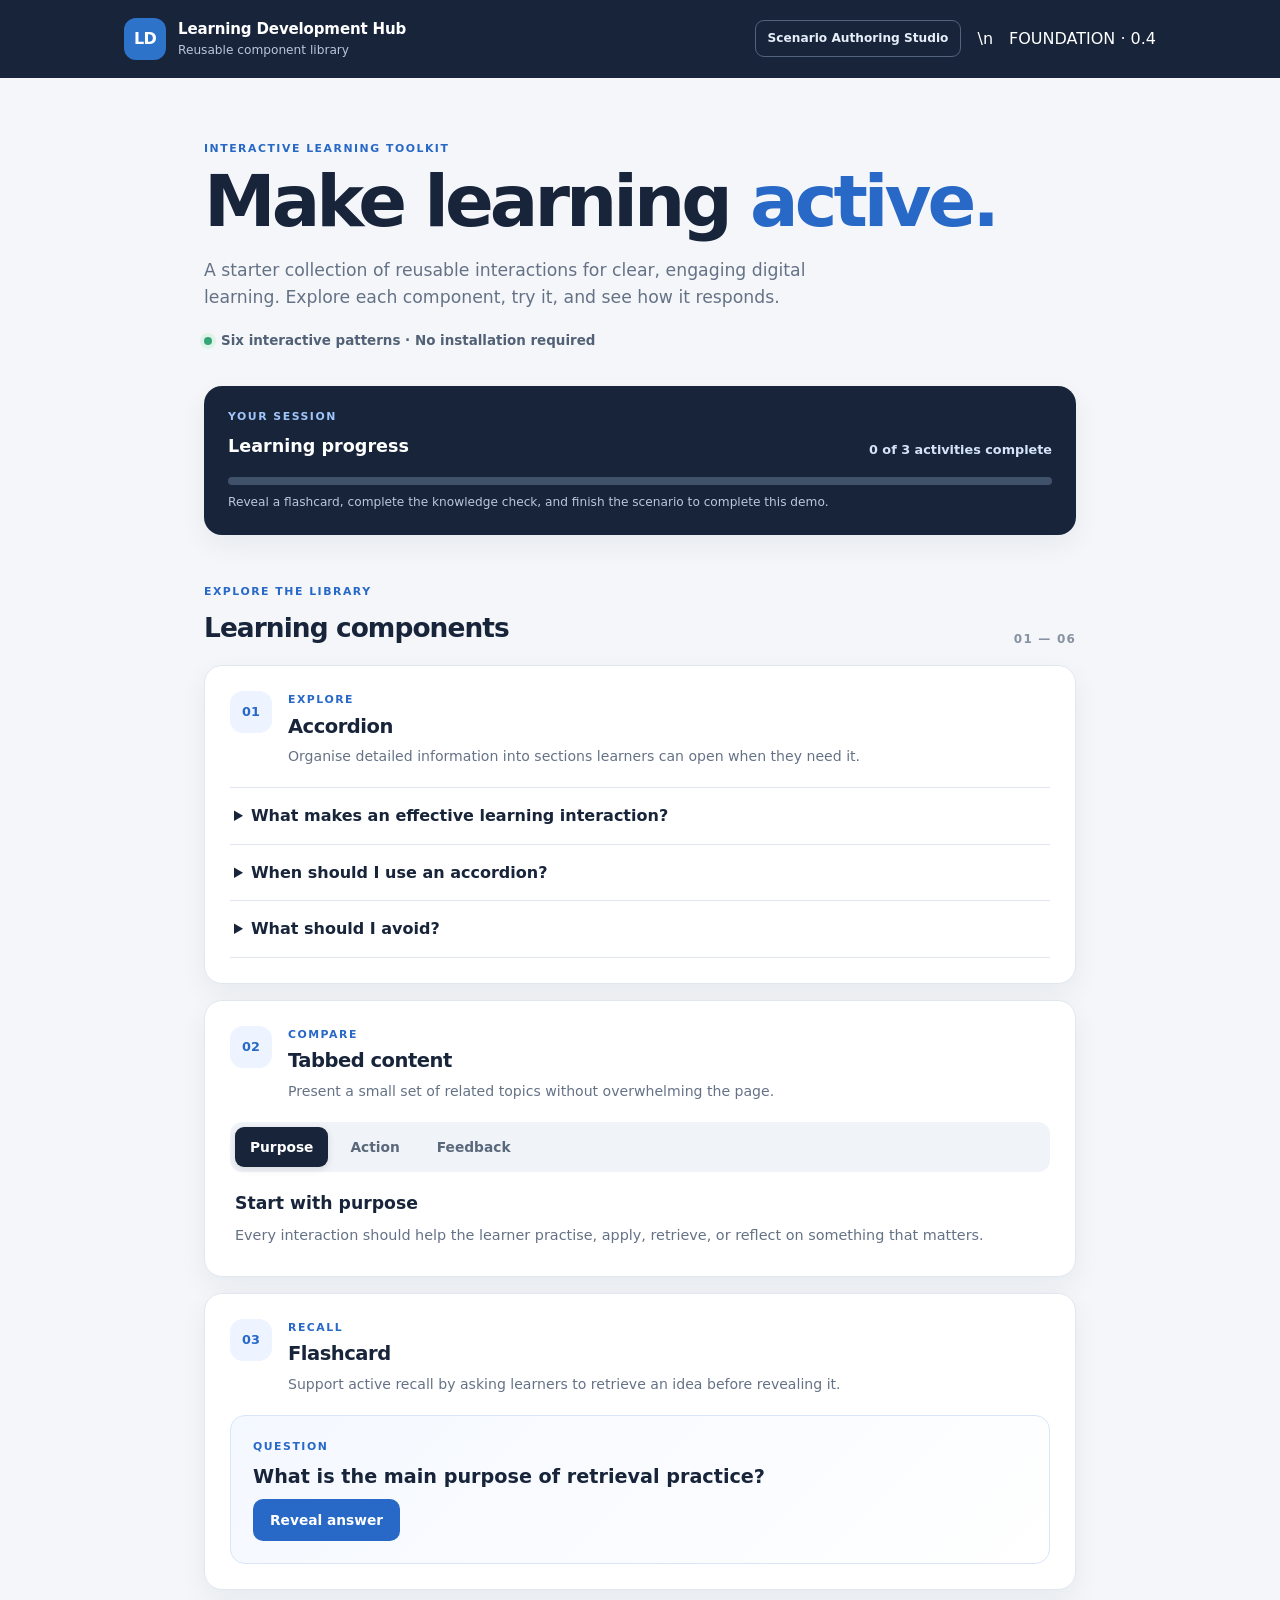
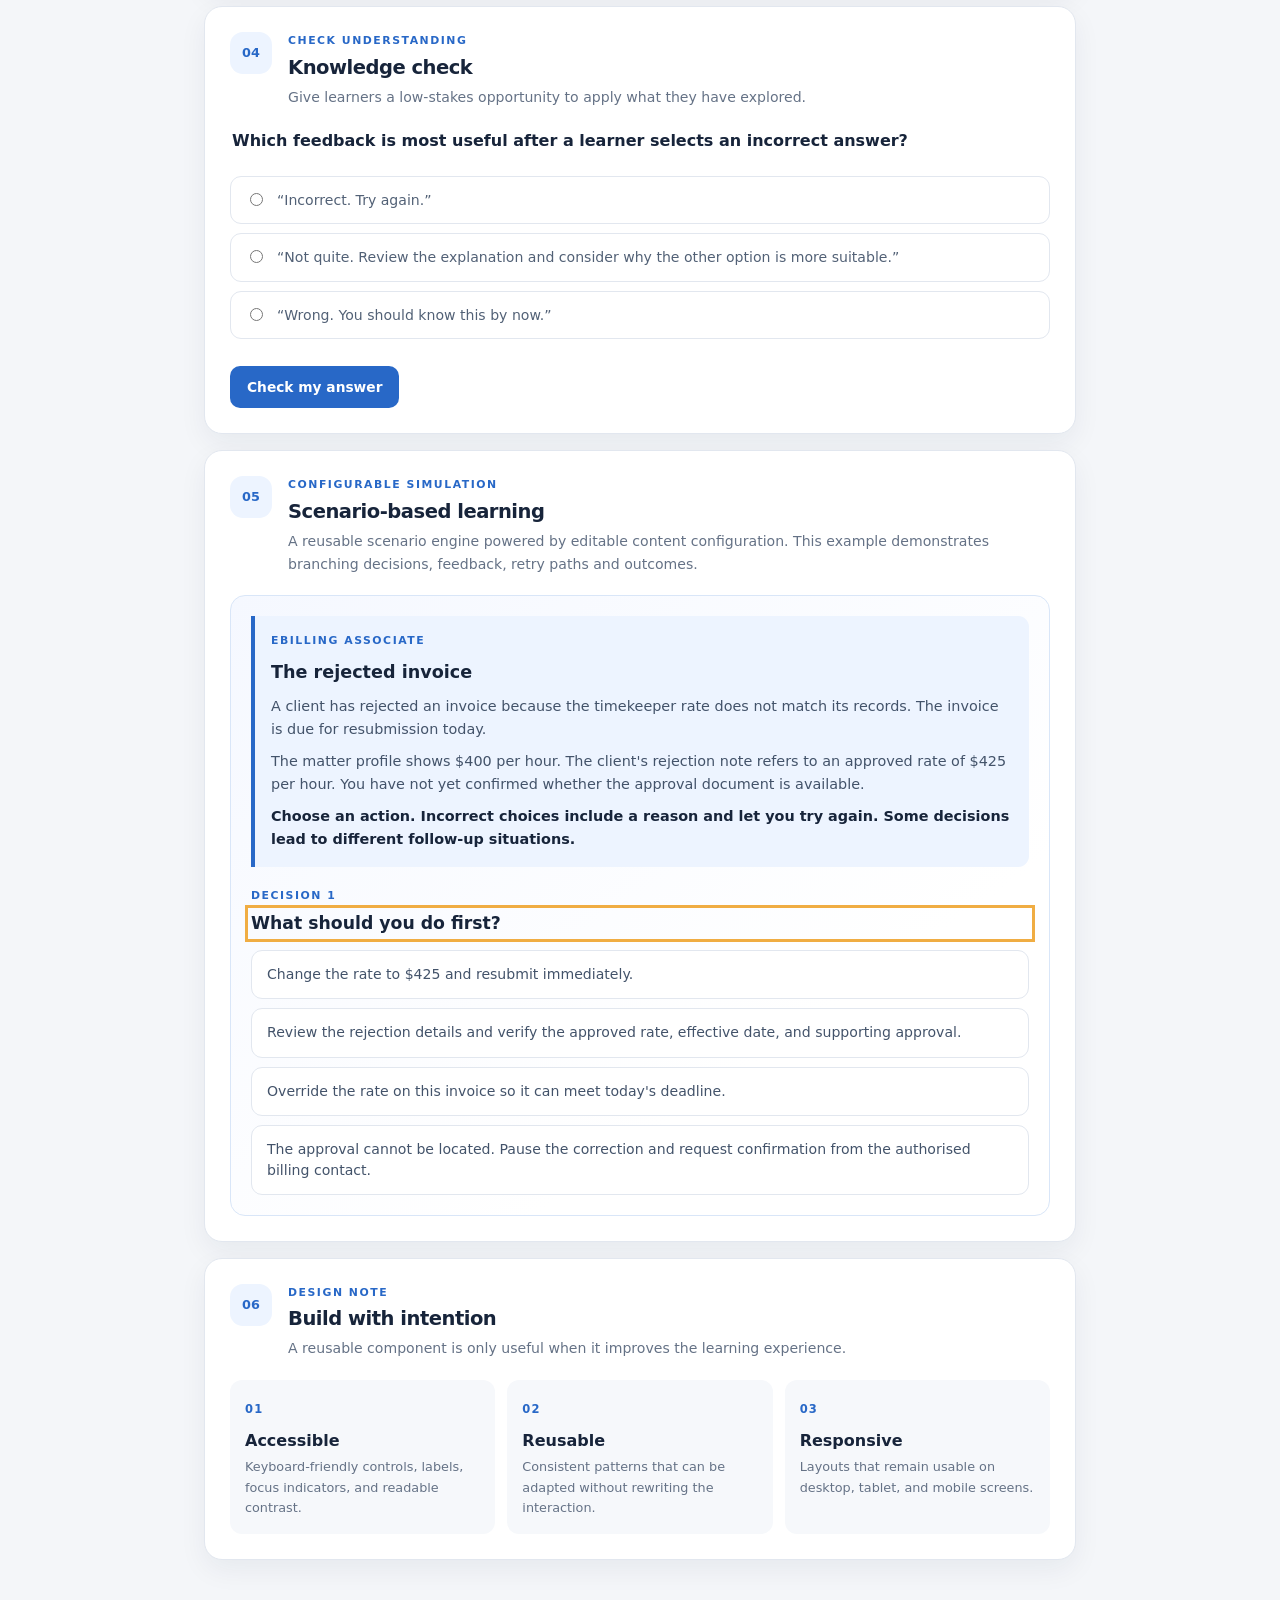
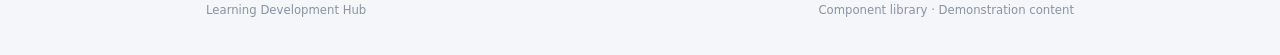
<file: 06_Web-Components/component-library/index.html>
<!doctype html>
<html lang="en">
<head>
  <meta charset="utf-8">
  <meta name="viewport" content="width=device-width, initial-scale=1">
  <meta name="description" content="A reusable, accessible learning interaction component library.">
  <title>Learning Components | Learning Development Hub</title>
  <link rel="stylesheet" href="styles.css">
  <script src="scenario-config.js?v=0.4.2" defer></script>
  <script src="scenario-engine.js?v=0.4.2" defer></script>
  <script src="app.js" defer></script>
</head>
<body>
  <a class="skip-link" href="#main">Skip to learning components</a>
  <header class="site-header">
    <div class="header-inner">
      <a class="brand" href="#top" aria-label="Learning Development Hub home">
        <span class="brand-mark" aria-hidden="true">LD</span>
        <span><strong>Learning Development Hub</strong><small>Reusable component library</small></span>
      </a>
      <a class="studio-launch" href="scenario-authoring.html">Scenario Authoring Studio</a>\n      <span class="version-tag">FOUNDATION · 0.4</span>
    </div>
  </header>

  <main id="main" class="page-shell">
    <section class="hero" id="top">
      <p class="eyebrow">INTERACTIVE LEARNING TOOLKIT</p>
      <h1>Make learning <span>active.</span></h1>
      <p class="hero-copy">A starter collection of reusable interactions for clear, engaging digital learning. Explore each component, try it, and see how it responds.</p>
      <div class="hero-meta"><span class="status-dot" aria-hidden="true"></span> Six interactive patterns · No installation required</div>
    </section>

    <section class="progress-panel" aria-labelledby="progress-heading">
      <div class="progress-copy">
        <div><p class="eyebrow">YOUR SESSION</p><h2 id="progress-heading">Learning progress</h2></div>
        <strong id="progress-label" aria-live="polite">0 of 3 activities complete</strong>
      </div>
      <div class="progress-track" role="progressbar" aria-label="Learning activity progress" aria-valuemin="0" aria-valuemax="3" aria-valuenow="0" id="progress-bar">
        <span id="progress-fill"></span>
      </div>
      <p class="helper-text">Reveal a flashcard, complete the knowledge check, and finish the scenario to complete this demo.</p>
    </section>

    <div class="section-heading">
      <div><p class="eyebrow">EXPLORE THE LIBRARY</p><h2>Learning components</h2></div>
      <span class="component-count">01 — 06</span>
    </div>

    <section class="component-card" aria-labelledby="accordion-heading">
      <div class="card-heading"><span class="component-number">01</span><div><p class="eyebrow">EXPLORE</p><h3 id="accordion-heading">Accordion</h3><p class="card-description">Organise detailed information into sections learners can open when they need it.</p></div></div>
      <div class="accordion">
        <details>
          <summary>What makes an effective learning interaction?</summary>
          <div class="details-content"><p>An effective interaction has a clear purpose, simple instructions, meaningful learner action, and feedback that supports the learning objective.</p></div>
        </details>
        <details>
          <summary>When should I use an accordion?</summary>
          <div class="details-content"><p>Use it for related information that learners may want to explore selectively. Avoid hiding essential instructions or making learners open many panels to complete a task.</p></div>
        </details>
        <details>
          <summary>What should I avoid?</summary>
          <div class="details-content"><p>Avoid vague labels, excessive nesting, and content that is difficult to compare because it is spread across closed panels.</p></div>
        </details>
      </div>
    </section>

    <section class="component-card" aria-labelledby="tabs-heading">
      <div class="card-heading"><span class="component-number">02</span><div><p class="eyebrow">COMPARE</p><h3 id="tabs-heading">Tabbed content</h3><p class="card-description">Present a small set of related topics without overwhelming the page.</p></div></div>
      <div class="tabs" data-tabs>
        <div class="tab-list" role="tablist" aria-label="Learning design principles">
          <button type="button" class="tab-button is-active" id="tab-purpose" role="tab" aria-selected="true" aria-controls="panel-purpose" tabindex="0">Purpose</button>
          <button type="button" class="tab-button" id="tab-action" role="tab" aria-selected="false" aria-controls="panel-action" tabindex="-1">Action</button>
          <button type="button" class="tab-button" id="tab-feedback" role="tab" aria-selected="false" aria-controls="panel-feedback" tabindex="-1">Feedback</button>
        </div>
        <div class="tab-panel" id="panel-purpose" role="tabpanel" aria-labelledby="tab-purpose" tabindex="0"><h4>Start with purpose</h4><p>Every interaction should help the learner practise, apply, retrieve, or reflect on something that matters.</p></div>
        <div class="tab-panel" id="panel-action" role="tabpanel" aria-labelledby="tab-action" tabindex="0" hidden><h4>Make the learner act</h4><p>Ask learners to make a choice, reveal an answer, sort information, or explain a decision—not simply click to continue.</p></div>
        <div class="tab-panel" id="panel-feedback" role="tabpanel" aria-labelledby="tab-feedback" tabindex="0" hidden><h4>Close the learning loop</h4><p>Feedback should explain the result and guide the learner towards the intended understanding or next step.</p></div>
      </div>
    </section>

    <section class="component-card" aria-labelledby="flashcard-heading">
      <div class="card-heading"><span class="component-number">03</span><div><p class="eyebrow">RECALL</p><h3 id="flashcard-heading">Flashcard</h3><p class="card-description">Support active recall by asking learners to retrieve an idea before revealing it.</p></div></div>
      <article class="flashcard" data-flashcard>
        <p class="eyebrow" id="flashcard-state" data-flashcard-state>QUESTION</p>
        <h4 id="flashcard-text">What is the main purpose of retrieval practice?</h4>
        <p id="flashcard-answer" data-flashcard-answer aria-live="polite" hidden>To strengthen learning by asking learners to recall information from memory rather than only reviewing it.</p>
        <button type="button" class="button button-primary" data-flashcard-toggle aria-expanded="false" aria-controls="flashcard-answer">Reveal answer</button>
      </article>
    </section>

    <section class="component-card" aria-labelledby="quiz-heading">
      <div class="card-heading"><span class="component-number">04</span><div><p class="eyebrow">CHECK UNDERSTANDING</p><h3 id="quiz-heading">Knowledge check</h3><p class="card-description">Give learners a low-stakes opportunity to apply what they have explored.</p></div></div>
      <form id="knowledge-check" data-knowledge-check>
        <fieldset class="quiz-fieldset">
          <legend>Which feedback is most useful after a learner selects an incorrect answer?</legend>
          <label class="answer-option"><input type="radio" name="answer" value="a"><span>“Incorrect. Try again.”</span></label>
          <label class="answer-option"><input type="radio" name="answer" value="b"><span>“Not quite. Review the explanation and consider why the other option is more suitable.”</span></label>
          <label class="answer-option"><input type="radio" name="answer" value="c"><span>“Wrong. You should know this by now.”</span></label>
        </fieldset>
        <button class="button button-primary" type="submit">Check my answer</button>
        <div id="quiz-feedback" class="feedback" data-quiz-feedback role="status" aria-live="polite" hidden></div>
      </form>
    </section>


    <section class="component-card" aria-labelledby="scenario-heading">
      <div class="card-heading"><span class="component-number">05</span><div><p class="eyebrow">CONFIGURABLE SIMULATION</p><h3 id="scenario-heading">Scenario-based learning</h3><p class="card-description">A reusable scenario engine powered by editable content configuration. This example demonstrates branching decisions, feedback, retry paths and outcomes.</p></div></div>
      <div data-scenario-engine data-scenario-id="ebilling-rate-rejection"><p class="scenario-loading">Loading interactive scenario…</p></div>
    </section>

    <section class="component-card principles-card" aria-labelledby="principles-heading">
      <div class="card-heading"><span class="component-number">06</span><div><p class="eyebrow">DESIGN NOTE</p><h3 id="principles-heading">Build with intention</h3><p class="card-description">A reusable component is only useful when it improves the learning experience.</p></div></div>
      <div class="principle-grid">
        <div><strong>01</strong><h4>Accessible</h4><p>Keyboard-friendly controls, labels, focus indicators, and readable contrast.</p></div>
        <div><strong>02</strong><h4>Reusable</h4><p>Consistent patterns that can be adapted without rewriting the interaction.</p></div>
        <div><strong>03</strong><h4>Responsive</h4><p>Layouts that remain usable on desktop, tablet, and mobile screens.</p></div>
      </div>
    </section>

    <footer class="site-footer"><span>Learning Development Hub</span><span>Component library · Demonstration content</span></footer>
  </main>
</body>
</html>
</file>
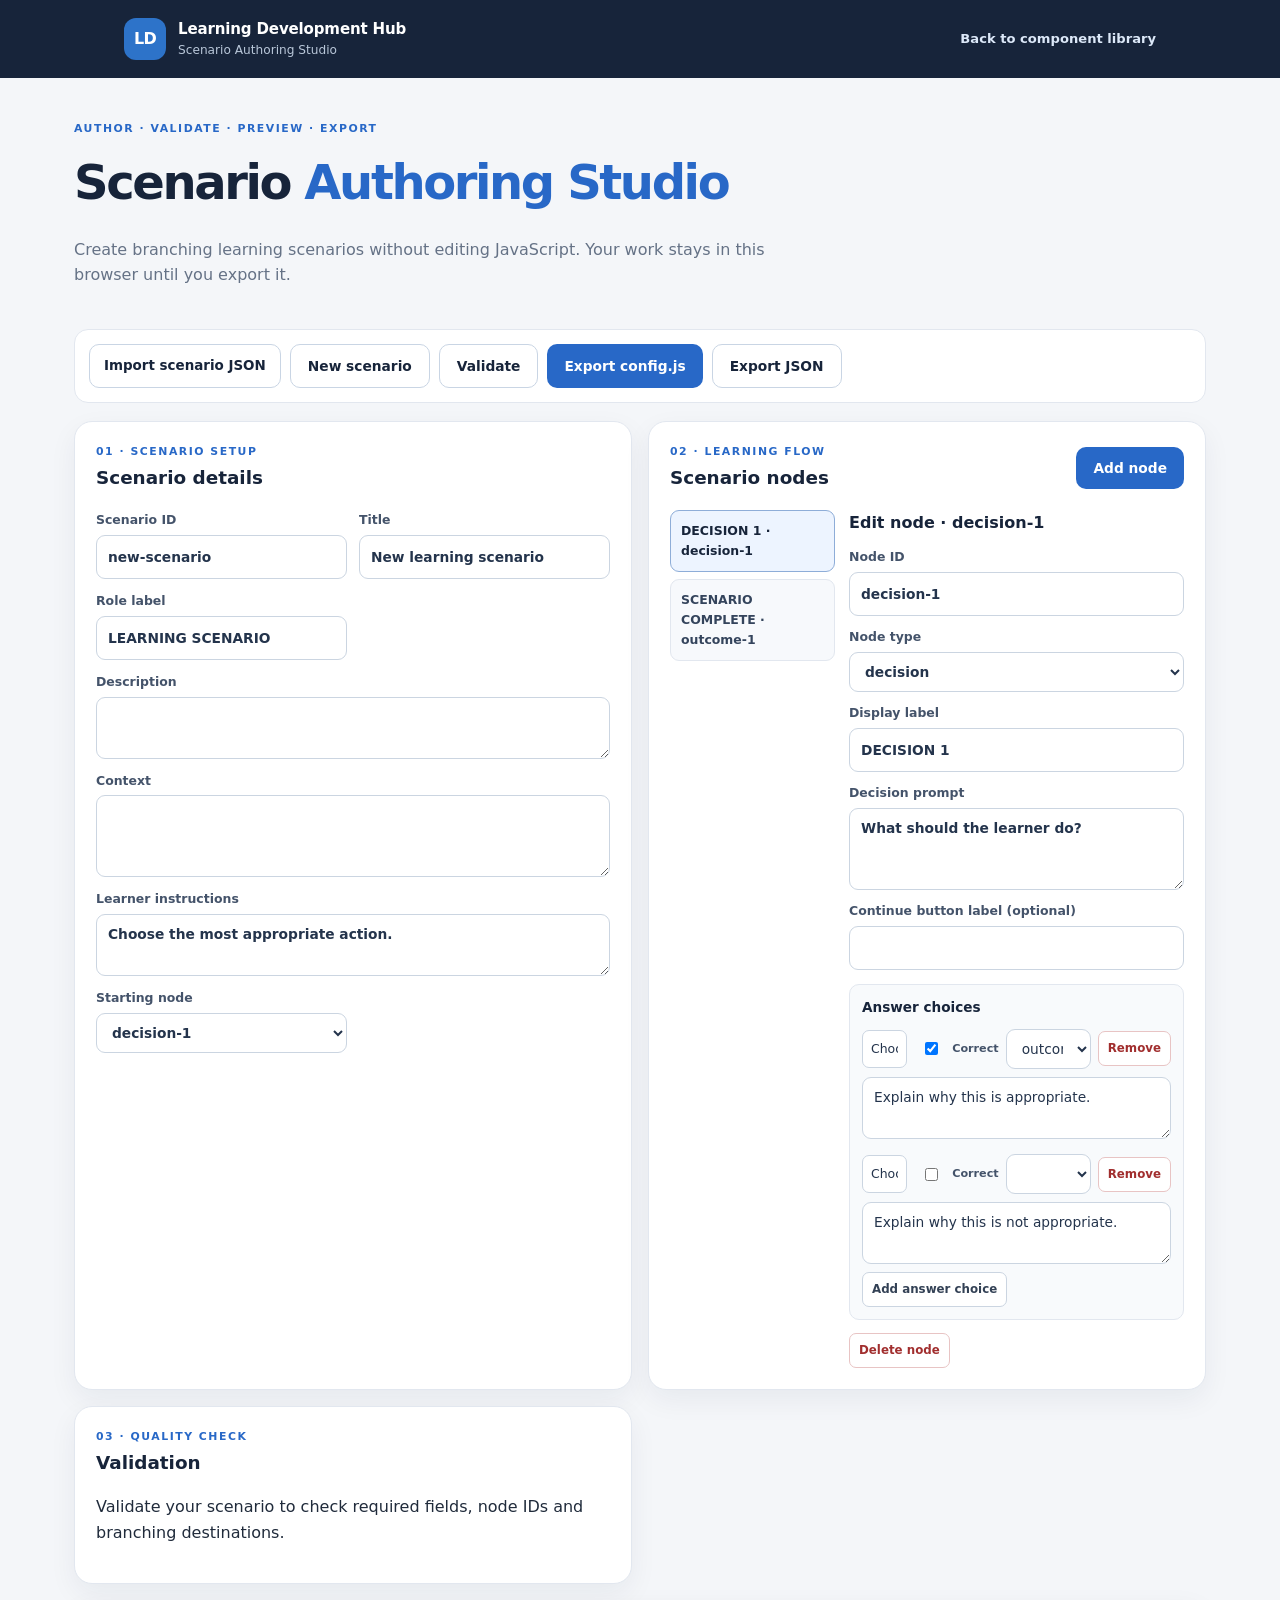
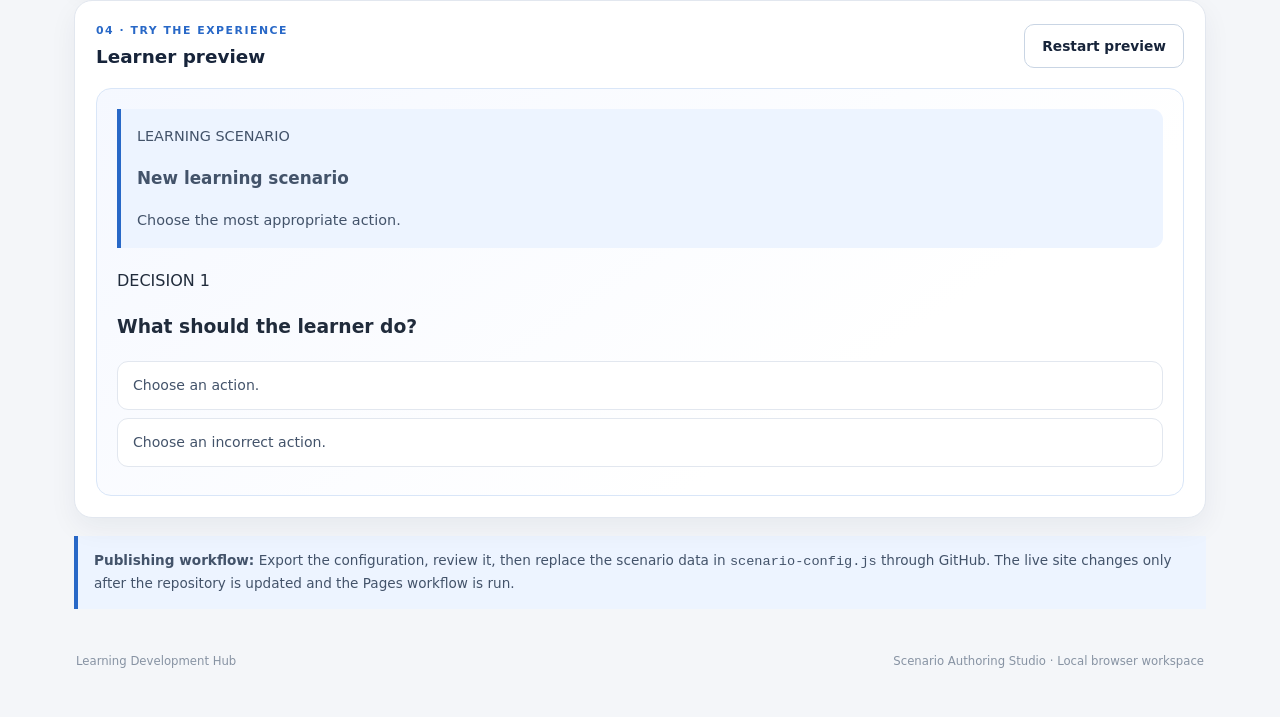
<file: 06_Web-Components/component-library/scenario-authoring.html>
<!doctype html>
<html lang="en">
<head>
<meta charset="utf-8"><meta name="viewport" content="width=device-width, initial-scale=1">
<meta name="description" content="Create, validate, preview and export configurable learning scenarios.">
<title>Scenario Authoring Studio | Learning Development Hub</title>
<link rel="stylesheet" href="styles.css"><link rel="stylesheet" href="scenario-authoring.css">
<script src="scenario-authoring.js" defer></script>
</head>
<body>
<a class="skip-link" href="#studio-main">Skip to authoring studio</a>
<header class="site-header"><div class="header-inner"><a class="brand" href="index.html"><span class="brand-mark" aria-hidden="true">LD</span><span><strong>Learning Development Hub</strong><small>Scenario Authoring Studio</small></span></a><a class="studio-back" href="index.html">Back to component library</a></div></header>
<main id="studio-main" class="studio-shell">
<section class="studio-intro"><p class="eyebrow">AUTHOR · VALIDATE · PREVIEW · EXPORT</p><h1>Scenario <span>Authoring Studio</span></h1><p>Create branching learning scenarios without editing JavaScript. Your work stays in this browser until you export it.</p></section>
<div class="studio-toolbar">
<label class="file-button">Import scenario JSON<input id="import-file" type="file" accept=".json,application/json"></label>
<button class="button button-secondary" id="new-scenario" type="button">New scenario</button>
<button class="button button-secondary" id="validate-scenario" type="button">Validate</button>
<button class="button button-primary" id="export-scenario" type="button">Export config.js</button>
<button class="button button-secondary" id="export-json" type="button">Export JSON</button>
</div>
<div class="studio-grid">
<section class="studio-panel" aria-labelledby="details-heading">
<div class="studio-panel-heading"><div><p class="eyebrow">01 · SCENARIO SETUP</p><h2 id="details-heading">Scenario details</h2></div></div>
<div class="field-grid">
<label>Scenario ID<input id="scenario-id" value="new-scenario" maxlength="80"></label>
<label>Title<input id="scenario-title" value="New learning scenario" maxlength="120"></label>
<label>Role label<input id="scenario-role" value="LEARNING SCENARIO" maxlength="80"></label>
<label class="field-wide">Description<textarea id="scenario-description" rows="2"></textarea></label>
<label class="field-wide">Context<textarea id="scenario-context" rows="3"></textarea></label>
<label class="field-wide">Learner instructions<textarea id="scenario-instruction" rows="2">Choose the most appropriate action.</textarea></label>
<label>Starting node<select id="start-node"></select></label>
</div>
</section>
<section class="studio-panel" aria-labelledby="nodes-heading">
<div class="studio-panel-heading"><div><p class="eyebrow">02 · LEARNING FLOW</p><h2 id="nodes-heading">Scenario nodes</h2></div><button class="button button-primary" id="add-node" type="button">Add node</button></div>
<div class="node-workspace"><nav class="node-list" id="node-list" aria-label="Scenario nodes"></nav><div class="node-editor" id="node-editor"><p class="empty-state">Select a node or add one to begin.</p></div></div>
</section>
<section class="studio-panel" aria-labelledby="validation-heading">
<div class="studio-panel-heading"><div><p class="eyebrow">03 · QUALITY CHECK</p><h2 id="validation-heading">Validation</h2></div></div>
<div id="validation-results" class="validation-results" role="status" aria-live="polite"><p>Validate your scenario to check required fields, node IDs and branching destinations.</p></div>
</section>
<section class="studio-panel preview-panel" aria-labelledby="preview-heading">
<div class="studio-panel-heading"><div><p class="eyebrow">04 · TRY THE EXPERIENCE</p><h2 id="preview-heading">Learner preview</h2></div><button class="button button-secondary" id="restart-preview" type="button">Restart preview</button></div>
<div id="scenario-preview" class="scenario-shell preview-stage"><p class="empty-state">Preview appears here after you select or edit a scenario.</p></div>
</section>
</div>
<p class="studio-note"><strong>Publishing workflow:</strong> Export the configuration, review it, then replace the scenario data in <code>scenario-config.js</code> through GitHub. The live site changes only after the repository is updated and the Pages workflow is run.</p>
<footer class="site-footer"><span>Learning Development Hub</span><span>Scenario Authoring Studio · Local browser workspace</span></footer>
</main>
</body></html>
</file>
<file: 06_Web-Components/component-library/styles.css>
:root {
  color-scheme: light;
  --navy: #17243a;
  --navy-soft: #243650;
  --ink: #202b3b;
  --muted: #657286;
  --canvas: #f4f6f9;
  --surface: #ffffff;
  --line: #e2e7ef;
  --blue: #2868c7;
  --blue-dark: #1e51a0;
  --blue-pale: #edf4ff;
  --green: #27835d;
  --green-pale: #eaf6f0;
  --radius: 18px;
  --shadow: 0 10px 28px rgba(22, 39, 63, .06);
  font-family: Inter, ui-sans-serif, system-ui, -apple-system, BlinkMacSystemFont, "Segoe UI", sans-serif;
}
* { box-sizing: border-box; }
html { scroll-behavior: smooth; }
body { margin: 0; background: var(--canvas); color: var(--ink); line-height: 1.6; }
button, input { font: inherit; }
button { cursor: pointer; }
:focus-visible { outline: 3px solid #f0ad43; outline-offset: 3px; }
.skip-link { position: absolute; left: 1rem; top: -5rem; z-index: 10; padding: .7rem 1rem; background: white; color: var(--navy); border-radius: 8px; }
.skip-link:focus { top: 1rem; }
.site-header { background: var(--navy); color: white; }
.header-inner { max-width: 1080px; margin: auto; padding: 17px 24px; display: flex; align-items: center; justify-content: space-between; gap: 16px; }
.brand { display: flex; align-items: center; gap: 12px; color: white; text-decoration: none; }
.brand-mark { display: grid; place-items: center; width: 42px; height: 42px; border-radius: 12px; background: #2d73c9; font-weight: 800; letter-spacing: -.04em; }
.brand strong, .brand small { display: block; }
.brand strong { font-size: .94rem; letter-spacing: -.01em; }
.brand small { color: #b9c7d9; font-size: .76rem; }
.studio-launch { margin-left:auto; padding:8px 12px; border:1px solid #52647d; border-radius:9px; color:#e5eef9; text-decoration:none; font-size:.76rem; font-weight:750; }\n.studio-launch:hover { background:#263a55; }\n.version-tag { color: #c2d2e5; font-size: .68rem; font-weight: 750; letter-spacing: .12em; }
.page-shell { max-width: 920px; margin: auto; padding: 0 24px 36px; }
.hero { padding: 62px 0 34px; }
.eyebrow { margin: 0 0 7px; color: var(--blue); font-size: .68rem; font-weight: 800; letter-spacing: .14em; }
.hero h1 { margin: 0; color: var(--navy); font-size: clamp(2.4rem, 7vw, 4.5rem); line-height: 1.04; letter-spacing: -.055em; }
.hero h1 span { color: var(--blue); }
.hero-copy { max-width: 620px; margin: 18px 0; color: var(--muted); font-size: 1.08rem; }
.hero-meta { display: flex; align-items: center; gap: 9px; color: #526176; font-size: .84rem; font-weight: 650; }
.status-dot { width: 8px; height: 8px; border-radius: 50%; background: #35a477; box-shadow: 0 0 0 4px #dff3e9; }
.progress-panel { padding: 22px 24px; margin: 0 0 48px; background: var(--navy); color: white; border-radius: var(--radius); box-shadow: var(--shadow); }
.progress-copy { display: flex; justify-content: space-between; align-items: end; gap: 12px; }
.progress-copy .eyebrow { color: #9fc5fa; }
.progress-copy h2 { margin: 0; font-size: 1.1rem; }
.progress-copy > strong { color: #d5e4f7; font-size: .8rem; text-align: right; }
.progress-track { height: 8px; margin: 17px 0 8px; overflow: hidden; border-radius: 99px; background: #40516a; }
.progress-track span { display: block; width: 0; height: 100%; border-radius: inherit; background: #58c493; transition: width .25s ease; }
.helper-text { margin: 0; color: #bac8da; font-size: .76rem; }
.section-heading { display: flex; align-items: end; justify-content: space-between; margin-bottom: 16px; }
.section-heading h2 { margin: 0; color: var(--navy); font-size: 1.65rem; letter-spacing: -.035em; }
.component-count { color: #8793a3; font-size: .75rem; font-weight: 800; letter-spacing: .1em; }
.component-card { margin: 16px 0; padding: 25px; background: var(--surface); border: 1px solid var(--line); border-radius: var(--radius); box-shadow: var(--shadow); }
.card-heading { display: flex; gap: 16px; margin-bottom: 20px; }
.component-number { display: grid; flex: 0 0 42px; place-items: center; width: 42px; height: 42px; border-radius: 13px; background: var(--blue-pale); color: var(--blue); font-size: .8rem; font-weight: 850; }
.card-heading .eyebrow { margin-bottom: 2px; }
.card-heading h3 { margin: 0; color: var(--navy); font-size: 1.22rem; letter-spacing: -.025em; }
.card-description { margin: 3px 0 0; color: var(--muted); font-size: .88rem; }
.accordion details { border-top: 1px solid var(--line); }
.accordion details:last-child { border-bottom: 1px solid var(--line); }
.accordion summary { padding: 15px 4px; color: var(--navy); font-weight: 700; cursor: pointer; }
.details-content { padding: 0 4px 14px; color: var(--muted); font-size: .9rem; }
.details-content p { margin: 0; }
.tab-list { display: flex; flex-wrap: wrap; gap: 7px; padding: 5px; border-radius: 12px; background: #f0f3f7; }
.tab-button { padding: 9px 15px; border: 0; border-radius: 9px; background: transparent; color: #5a687b; font-size: .86rem; font-weight: 700; }
.tab-button:hover { color: var(--navy); background: #e3eaf3; }
.tab-button.is-active { background: var(--navy); color: white; box-shadow: 0 2px 7px #17243a20; }
.tab-panel { padding: 18px 5px 4px; }
.tab-panel h4, .flashcard h4 { margin: 0 0 6px; color: var(--navy); font-size: 1.08rem; }
.tab-panel p { margin: 0; color: var(--muted); font-size: .9rem; }
.flashcard { padding: 22px; border: 1px solid #d9e6f8; border-radius: 15px; background: linear-gradient(135deg, #f4f8ff, #fff); }
.flashcard .eyebrow { color: var(--blue); }
.flashcard h4 { max-width: 620px; font-size: 1.2rem; }
.flashcard > p:not(.eyebrow) { color: var(--muted); font-size: .92rem; }
.button { display: inline-flex; justify-content: center; align-items: center; min-height: 42px; padding: 10px 17px; border: 0; border-radius: 10px; font-size: .86rem; font-weight: 750; }
.button-primary { background: var(--blue); color: white; }
.button-primary:hover { background: var(--blue-dark); }
.button:active { transform: translateY(1px); }
.button:disabled { cursor: not-allowed; opacity: .6; }
.quiz-fieldset { min-width: 0; margin: 0 0 18px; padding: 0; border: 0; }
.quiz-fieldset legend { margin-bottom: 13px; color: var(--navy); font-weight: 750; }
.answer-option { display: flex; align-items: flex-start; gap: 11px; margin: 9px 0; padding: 12px 14px; border: 1px solid var(--line); border-radius: 11px; color: #526176; font-size: .88rem; cursor: pointer; }
.answer-option.is-selected { border-color: #80a9e5; background: var(--blue-pale); color: var(--navy); }
.answer-option:hover { border-color: #a9bdd8; }
.answer-option input { flex: 0 0 auto; margin-top: 4px; accent-color: var(--blue); }
.feedback { margin-top: 14px; padding: 13px 15px; border-radius: 11px; font-size: .88rem; }
.feedback.success { border: 1px solid #b9e1cc; background: var(--green-pale); color: #205d43; }
.feedback.retry { border: 1px solid #f0d8a7; background: #fff8e9; color: #775319; }
.scenario-shell { padding: 20px; border: 1px solid #d9e6f8; border-radius: 15px; background: linear-gradient(145deg, #f5f8ff, #fff 70%); }
.scenario-context { margin-bottom: 20px; padding: 16px; border-left: 4px solid var(--blue); border-radius: 0 11px 11px 0; background: #edf4ff; color: #43536a; font-size: .9rem; }
.scenario-context p { margin: 0 0 9px; }
.scenario-context p:last-child { margin-bottom: 0; }
.scenario-context .eyebrow { color: var(--blue); }
.scenario-instruction { font-weight: 700; color: var(--navy); }
.scenario-step h4, .scenario-outcome h4 { margin: 0 0 14px; color: var(--navy); font-size: 1.08rem; line-height: 1.45; }
.scenario-options { display: grid; gap: 9px; }
.scenario-choice { width: 100%; padding: 13px 15px; border: 1px solid var(--line); border-radius: 11px; background: white; color: #43536a; text-align: left; font-size: .88rem; line-height: 1.5; }
.scenario-choice:hover:not(:disabled) { border-color: #8eadd8; background: #f8fbff; }
.scenario-choice.is-selected { border-color: #80a9e5; background: var(--blue-pale); color: var(--navy); font-weight: 700; }
.scenario-choice:disabled { cursor: default; opacity: .8; }
.scenario-feedback { margin-top: 14px; padding: 14px 15px; border-radius: 11px; background: #fff8e9; border: 1px solid #f0d8a7; color: #775319; font-size: .88rem; }
.scenario-feedback.is-correct { background: var(--green-pale); border-color: #b9e1cc; color: #205d43; }
.scenario-feedback p { margin: 0 0 12px; }
.scenario-feedback p:last-child { margin-bottom: 0; }
.scenario-outcome > p:not(.eyebrow) { color: var(--muted); font-size: .9rem; }
.scenario-takeaway { margin: 16px 0; padding: 15px; border-radius: 11px; background: var(--green-pale); color: #205d43; }
.scenario-takeaway p { margin: 5px 0 0; font-size: .88rem; }
.button-secondary { border: 1px solid #c9d5e4; background: white; color: var(--navy); }
.button-secondary:hover { background: #f0f4f9; }
.principle-grid { display: grid; grid-template-columns: repeat(3, 1fr); gap: 12px; }
.principle-grid > div { padding: 15px; border-radius: 12px; background: #f6f8fb; }
.principle-grid strong { color: var(--blue); font-size: .72rem; letter-spacing: .1em; }
.principle-grid h4 { margin: 7px 0 4px; color: var(--navy); }
.principle-grid p { margin: 0; color: var(--muted); font-size: .8rem; }
.site-footer { display: flex; justify-content: space-between; gap: 12px; padding: 25px 2px 0; color: #8793a3; font-size: .73rem; }
[hidden] { display: none !important; }
@media (max-width: 620px) {
  .header-inner { padding: 14px 18px; }
  .version-tag { font-size: .58rem; }
  .page-shell { padding-right: 17px; padding-left: 17px; }
  .hero { padding-top: 45px; }
  .progress-panel, .component-card { padding: 19px; }
  .progress-copy { align-items: flex-start; flex-direction: column; }
  .progress-copy > strong { text-align: left; }
  .principle-grid { grid-template-columns: 1fr; }
  .site-footer { flex-direction: column; }
}
@media (prefers-reduced-motion: reduce) {
  *, *::before, *::after { scroll-behavior: auto !important; transition-duration: .01ms !important; animation-duration: .01ms !important; animation-iteration-count: 1 !important; }
}
/* Configurable scenario engine */
.scenario-intro-title { margin: 0 0 8px; color: var(--navy); font-size: 1.1rem; }
.scenario-node-content { margin: 0 0 14px; color: var(--muted); font-size: .9rem; }
.scenario-prompt { margin: 0 0 14px; color: var(--navy); font-size: 1.08rem; line-height: 1.45; }
.scenario-score { margin: 14px 0 0; color: var(--muted); font-size: .8rem; font-weight: 700; }
</file>
<file: 06_Web-Components/component-library/scenario-authoring.css>
.studio-shell{max-width:1180px;margin:0 auto;padding:0 24px 48px}.studio-intro{padding:42px 0 25px}.studio-intro h1{margin:0;color:var(--navy);font-size:clamp(2rem,5vw,3rem);letter-spacing:-.05em}.studio-intro h1 span{color:var(--blue)}.studio-intro>p:last-child{max-width:700px;color:var(--muted)}.studio-back{color:#dce8f8;text-decoration:none;font-size:.82rem;font-weight:700}.studio-toolbar{display:flex;gap:9px;flex-wrap:wrap;padding:14px;margin-bottom:18px;border:1px solid var(--line);border-radius:14px;background:#fff}.file-button{display:inline-flex;align-items:center;min-height:42px;padding:9px 14px;border:1px solid #c9d5e4;border-radius:10px;color:var(--navy);font-size:.84rem;font-weight:750;cursor:pointer}.file-button input{position:absolute;width:1px;height:1px;overflow:hidden;clip:rect(0,0,0,0)}.studio-grid{display:grid;grid-template-columns:1fr 1fr;gap:16px}.studio-panel{min-width:0;padding:21px;background:#fff;border:1px solid var(--line);border-radius:var(--radius);box-shadow:var(--shadow)}.studio-panel-heading{display:flex;align-items:center;justify-content:space-between;gap:12px;margin-bottom:17px}.studio-panel-heading .eyebrow{margin:0 0 3px}.studio-panel-heading h2{margin:0;color:var(--navy);font-size:1.15rem}.field-grid{display:grid;grid-template-columns:1fr 1fr;gap:12px}.field-grid label,.node-editor label{display:grid;gap:5px;color:#44536a;font-size:.78rem;font-weight:750}.field-wide{grid-column:1/-1}.field-grid input,.field-grid textarea,.field-grid select,.node-editor input,.node-editor textarea,.node-editor select{width:100%;min-width:0;padding:10px 11px;border:1px solid #cbd5e1;border-radius:9px;background:#fff;color:#24344c;font:inherit;font-size:.86rem}.field-grid textarea,.node-editor textarea{resize:vertical;line-height:1.45}.node-workspace{display:grid;grid-template-columns:165px minmax(0,1fr);gap:14px}.node-list{display:grid;align-content:start;gap:7px}.node-list button{padding:10px;text-align:left;border:1px solid var(--line);border-radius:9px;background:#f7f9fc;color:#34445c;font-size:.78rem;font-weight:700;overflow-wrap:anywhere}.node-list button[aria-current=true]{border-color:#8eadd8;background:var(--blue-pale);color:var(--navy)}.node-editor{min-width:0}.node-editor h3{margin:0 0 12px;color:var(--navy);font-size:1rem}.node-editor .field-stack{display:grid;gap:11px}.node-editor .inline-fields{display:grid;grid-template-columns:1fr 1fr;gap:10px}.choice-editor{margin-top:14px;padding:12px;border:1px solid var(--line);border-radius:10px;background:#f8fafc}.choice-editor h4{margin:0 0 10px;color:var(--navy);font-size:.85rem}.choice-row{display:grid;grid-template-columns:minmax(0,1fr) 85px 85px auto;gap:7px;align-items:center;margin:8px 0}.choice-row input[type=text]{min-width:0;padding:8px;border:1px solid #cbd5e1;border-radius:7px;font:inherit;font-size:.78rem}.choice-row label{display:flex;align-items:center;gap:4px;font-size:.7rem}.small-button{padding:7px 9px;border:1px solid #cbd5e1;border-radius:7px;background:white;color:#334155;font-size:.74rem;font-weight:700}.danger-button{color:#a12e2e;border-color:#e8c4c4}.editor-actions{display:flex;gap:8px;flex-wrap:wrap;margin-top:13px}.validation-results ul{margin:10px 0;padding-left:20px}.validation-results li{margin:6px 0;font-size:.84rem}.validation-error{color:#a12e2e}.validation-success{color:#206344}.preview-panel{grid-column:1/-1}.preview-stage{min-height:180px}.preview-stage .scenario-choice{display:block;margin:8px 0}.preview-stage .preview-feedback{margin:12px 0;padding:12px;border-radius:9px;background:#fff8e9;color:#775319;font-size:.86rem}.preview-stage .preview-feedback.good{background:var(--green-pale);color:#205d43}.empty-state{color:var(--muted);font-size:.88rem}.studio-note{margin:18px 0;padding:14px 16px;border-left:4px solid var(--blue);background:#edf4ff;color:#43536a;font-size:.85rem}.studio-note code{overflow-wrap:anywhere}@media(max-width:800px){.studio-grid{grid-template-columns:1fr}.preview-panel{grid-column:auto}}@media(max-width:540px){.studio-shell{padding:0 15px 35px}.field-grid,.node-workspace{grid-template-columns:1fr}.node-list{grid-template-columns:repeat(2,minmax(0,1fr))}.choice-row{grid-template-columns:1fr 1fr}.choice-row input[type=text]{grid-column:1/-1}.choice-row .small-button{grid-column:2}.studio-panel{padding:16px}}
</file>
